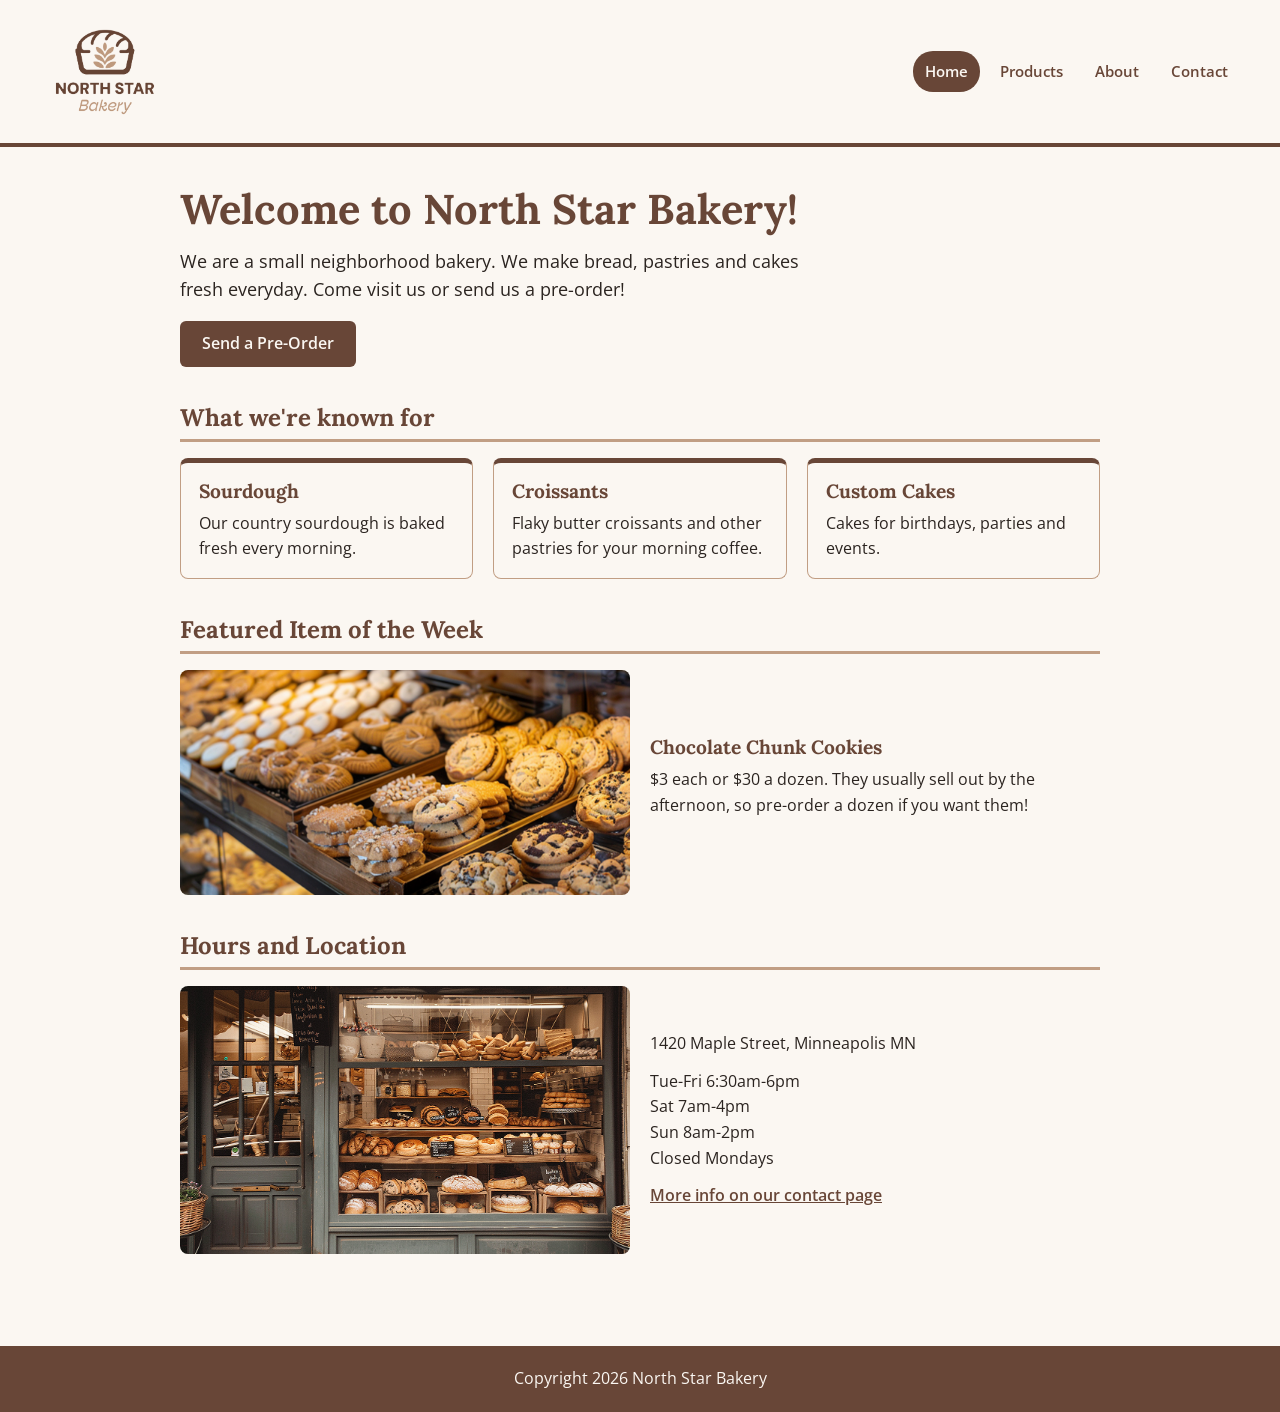
<file: index.html>
<!DOCTYPE html>
<html lang="en">
<head>
    <meta charset="UTF-8">
    <meta name="viewport" content="width=device-width, initial-scale=1.0">
    <title>North Star Bakery</title>
    <link rel="stylesheet" href="css/styles.css">
</head>
<body>
    <header>
        <img class="logo" src="images/bakery-logo_c.png" alt="North Star Bakery logo" width="150">
        <!-- nav bar -->
        <nav>
            <ul>
                <li><a class="current" href="index.html">Home</a></li>
                <li><a href="products.html">Products</a></li>
                <li><a href="about.html">About</a></li>
                <li><a href="contact.html">Contact</a></li>
            </ul>
        </nav>
    </header>

    <main>
        <section class="intro">
            <h1>Welcome to North Star Bakery!</h1>
            <p>We are a small neighborhood bakery. We make bread, pastries and cakes fresh everyday. Come visit us or send us a pre-order!</p>
            <a class="button" href="contact.html">Send a Pre-Order</a>
        </section>

        <section>
            <h2>What we're known for</h2>
            <div class="cards">
                <div class="card">
                    <h3>Sourdough</h3>
                    <p>Our country sourdough is baked fresh every morning.</p>
                </div>
                <div class="card">
                    <h3>Croissants</h3>
                    <p>Flaky butter croissants and other pastries for your morning coffee.</p>
                </div>
                <div class="card">
                    <h3>Custom Cakes</h3>
                    <p>Cakes for birthdays, parties and events.</p>
                </div>
            </div>
        </section>

        <section>
            <h2>Featured Item of the Week</h2>
            <div class="row">
                <!-- responsive image -->
                <picture>
                    <source media="(min-width:650px)" srcset="images/bakery-feature-large_c.png">
                    <img src="images/bakery-feature-small_c.png" alt="chocolate chunk cookies in the bakery case" width="300">
                </picture>
                <div>
                    <h3>Chocolate Chunk Cookies</h3>
                    <p>$3 each or $30 a dozen. They usually sell out by the afternoon, so pre-order a dozen if you want them!</p>
                </div>
            </div>
        </section>

        <section>
            <h2>Hours and Location</h2>
            <div class="row">
                <img src="images/bakery-storefront_c.png" alt="front of the bakery with bread in the window" width="300">
                <div>
                    <p>1420 Maple Street, Minneapolis MN</p>
                    <p>Tue-Fri 6:30am-6pm<br>
                    Sat 7am-4pm<br>
                    Sun 8am-2pm<br>
                    Closed Mondays</p>
                    <a href="contact.html">More info on our contact page</a>
                </div>
            </div>
        </section>
    </main>

    <footer>
        <p>Copyright 2026 North Star Bakery</p>
    </footer>
</body>
</html>
</file>
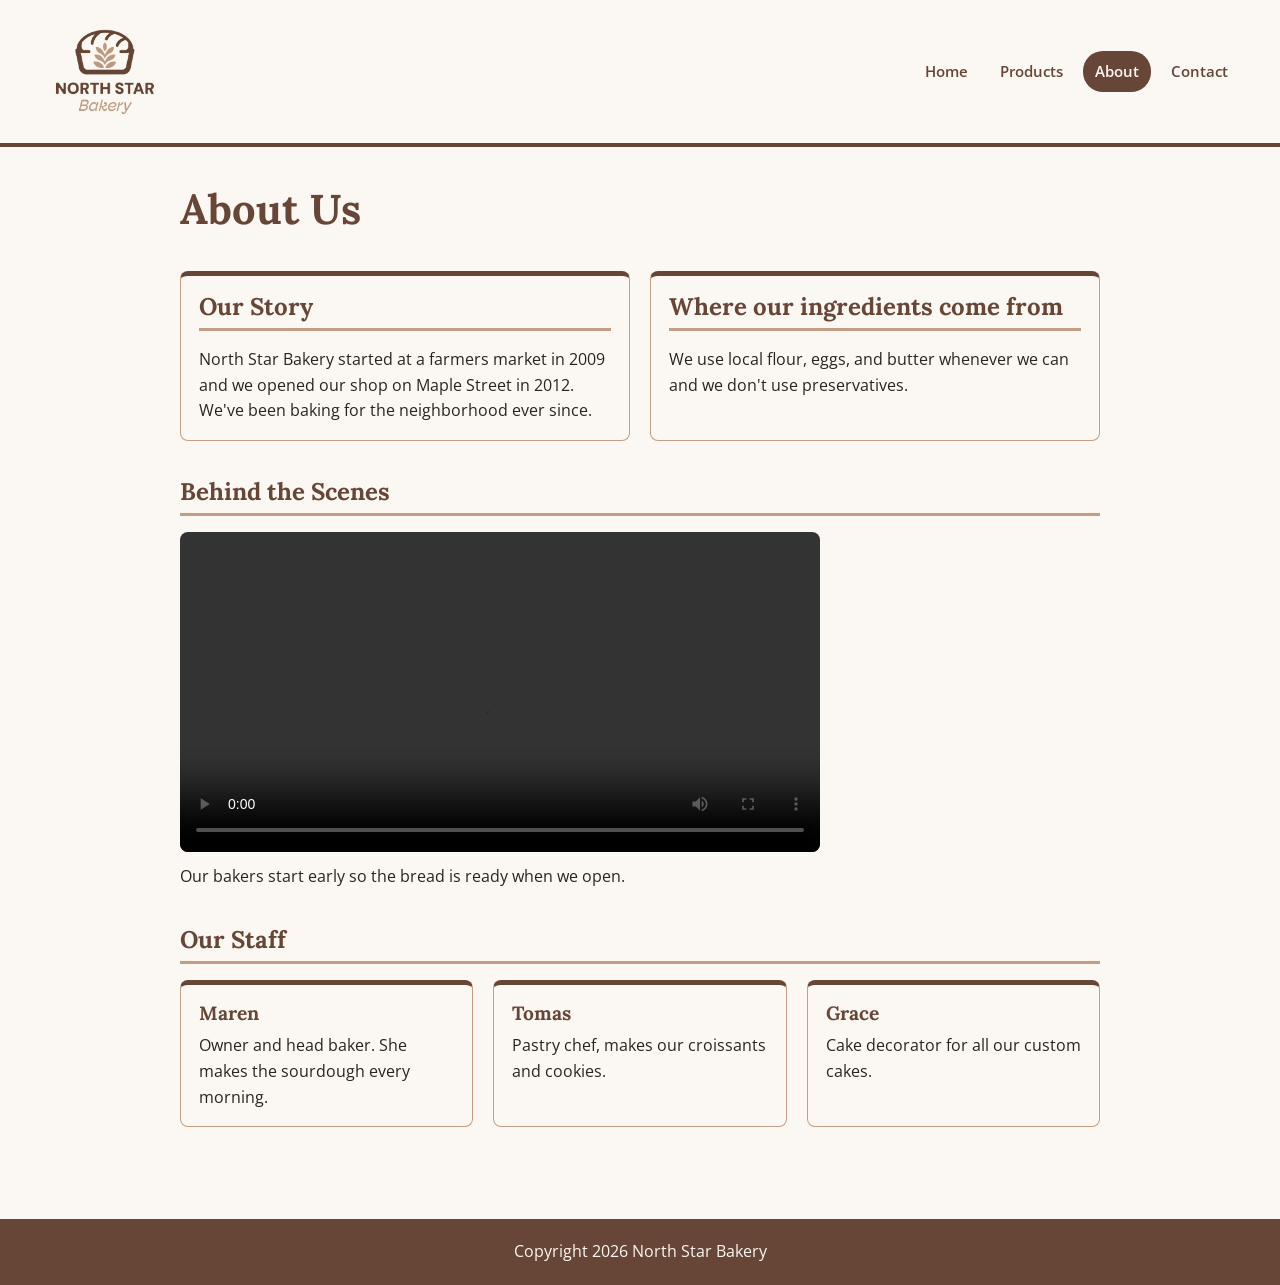
<file: about.html>
<!DOCTYPE html>
<html lang="en">
<head>
    <meta charset="UTF-8">
    <meta name="viewport" content="width=device-width, initial-scale=1.0">
    <title>About Us</title>
    <link rel="stylesheet" href="css/styles.css">
</head>
<body>
    <header>
        <img class="logo" src="images/bakery-logo_c.png" alt="North Star Bakery logo" width="150">
        <nav>
            <ul>
                <li><a href="index.html">Home</a></li>
                <li><a href="products.html">Products</a></li>
                <li><a class="current" href="about.html">About</a></li>
                <li><a href="contact.html">Contact</a></li>
            </ul>
        </nav>
    </header>
    <main>
        <section class="intro">
            <h1>About Us</h1>
        </section>

        <div class="cards">
            <section class="card">
                <h2>Our Story</h2>
                <p>North Star Bakery started at a farmers market in 2009 and we opened our shop on Maple Street in 2012. We've been baking for the neighborhood ever since.</p>
            </section>

            <section class="card">
                <h2>Where our ingredients come from</h2>
                <p>We use local flour, eggs, and butter whenever we can and we don't use preservatives.</p>
            </section>
        </div>

        <section>
            <h2>Behind the Scenes</h2>
            <!-- video -->
            <video width="350" controls>
                <source src="media/bakery-behind-scenes_c.mp4" type="video/mp4">
                Your browser does not support the video tag. The video shows our baker taking fresh loaves of bread out of the oven.
            </video>
            <p>Our bakers start early so the bread is ready when we open.</p>
        </section>

        <section>
            <h2>Our Staff</h2>
            <div class="cards">
                <div class="card">
                    <h3>Maren</h3>
                    <p>Owner and head baker. She makes the sourdough every morning.</p>
                </div>
                <div class="card">
                    <h3>Tomas</h3>
                    <p>Pastry chef, makes our croissants and cookies.</p>
                </div>
                <div class="card">
                    <h3>Grace</h3>
                    <p>Cake decorator for all our custom cakes.</p>
                </div>
            </div>
        </section>
    </main>
    <footer>
        <p>Copyright 2026 North Star Bakery</p>
    </footer>
</body>
</html>
</file>
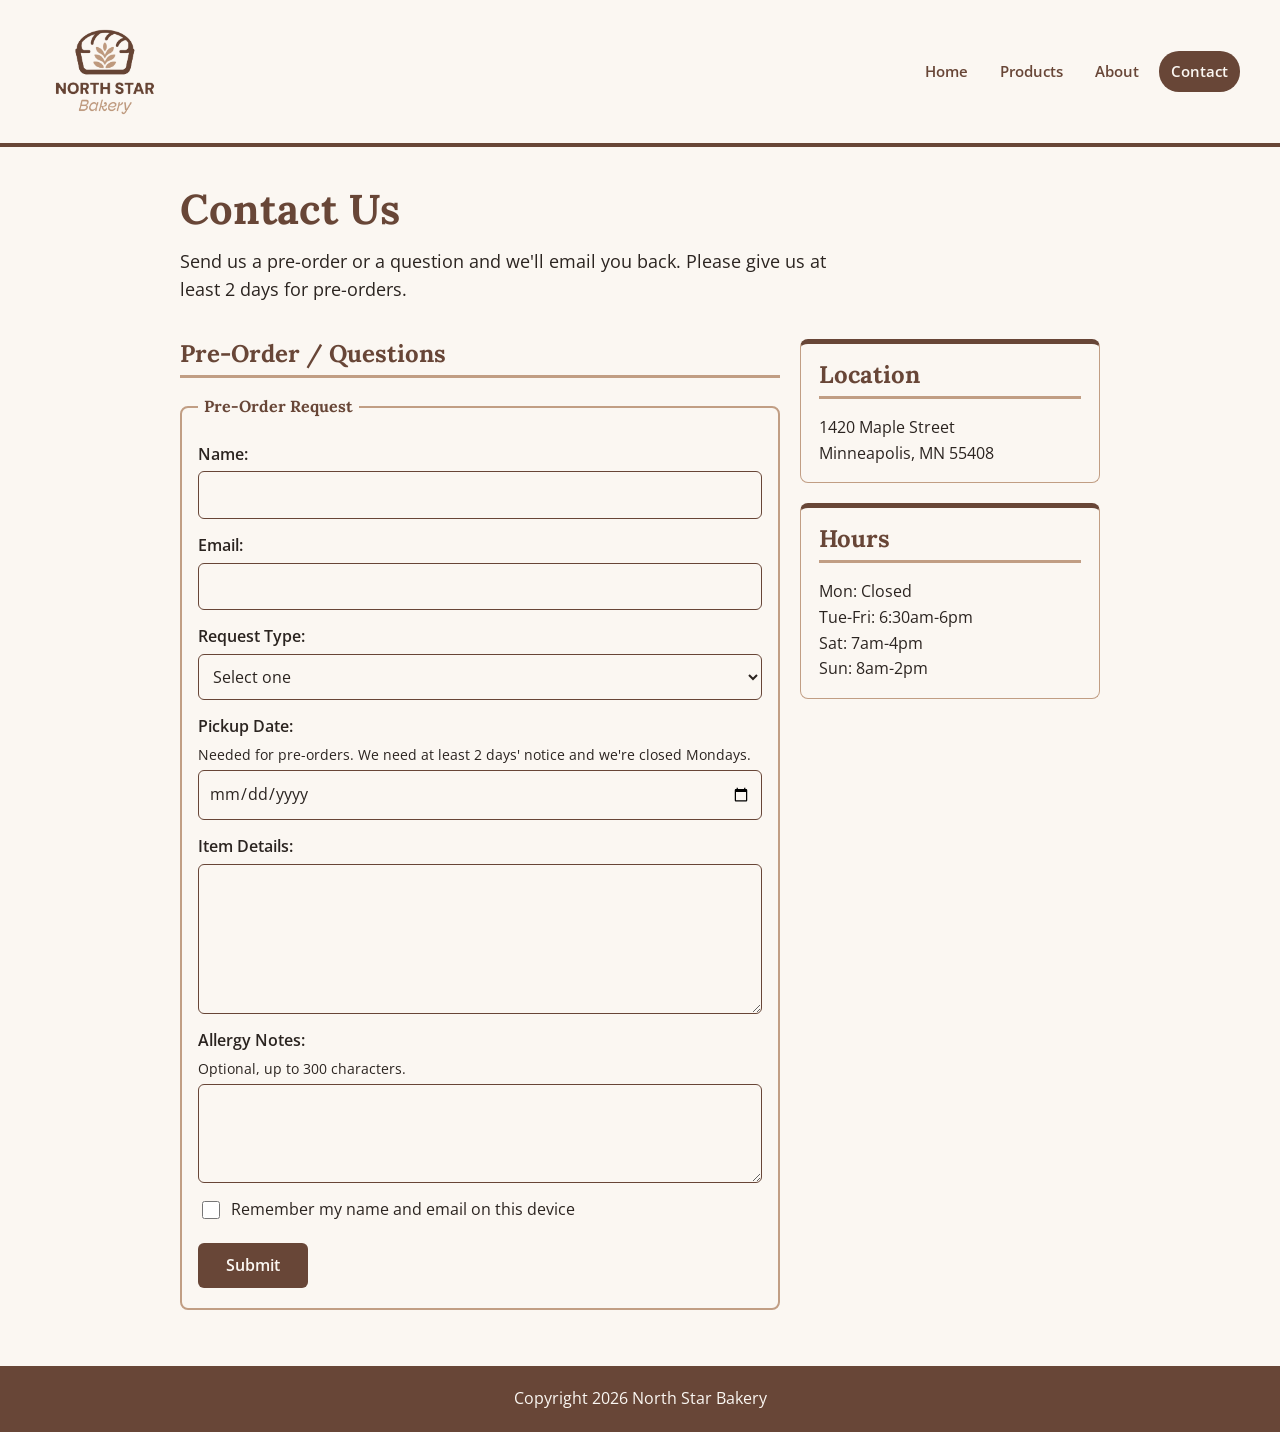
<file: contact.html>
<!DOCTYPE html>
<html lang="en">
<head>
    <meta charset="UTF-8">
    <meta name="viewport" content="width=device-width, initial-scale=1.0">
    <title>Contact</title>
    <link rel="stylesheet" href="css/styles.css">
</head>
<body>
    <header>
        <img class="logo" src="images/bakery-logo_c.png" alt="North Star Bakery logo" width="150">
        <nav>
            <ul>
                <li><a href="index.html">Home</a></li>
                <li><a href="products.html">Products</a></li>
                <li><a href="about.html">About</a></li>
                <li><a class="current" href="contact.html">Contact</a></li>
            </ul>
        </nav>
    </header>
    <main>
        <section class="intro">
            <h1>Contact Us</h1>
            <p>Send us a pre-order or a question and we'll email you back. Please give us at least 2 days for pre-orders.</p>
        </section>

        <div class="contact-layout">
            <section class="form-area">
                <h2>Pre-Order / Questions</h2>
                <!-- form (checked by js/contact.js, novalidate turns off the browser's
                     pop-up bubbles so my own messages show next to each field) -->
                <form id="preorder-form" action="#" method="post" novalidate>
                    <p id="welcome-note" class="form-note" hidden></p>
                    <fieldset>
                        <legend>Pre-Order Request</legend>
                        <label for="name">Name:</label>
                        <input type="text" id="name" name="name" autocomplete="name" required aria-describedby="name-error">
                        <p class="error" id="name-error"></p>

                        <label for="email">Email:</label>
                        <input type="email" id="email" name="email" autocomplete="email" required aria-describedby="email-error">
                        <p class="error" id="email-error"></p>

                        <label for="type">Request Type:</label>
                        <select id="type" name="type" required aria-describedby="type-error">
                            <option value="">Select one</option>
                            <option value="preorder">Pre-order</option>
                            <option value="question">General Question</option>
                        </select>
                        <p class="error" id="type-error"></p>

                        <label for="date">Pickup Date:</label>
                        <p class="hint" id="date-hint">Needed for pre-orders. We need at least 2 days' notice and we're closed Mondays.</p>
                        <input type="date" id="date" name="date" aria-describedby="date-hint date-error">
                        <p class="error" id="date-error"></p>

                        <label for="items">Item Details:</label>
                        <p id="list-note" class="form-note" hidden>We filled this in from your pre-order list on the <a href="products.html">Products page</a>. You can still change it here.</p>
                        <textarea id="items" name="items" rows="5" required aria-describedby="items-error"></textarea>
                        <p class="error" id="items-error"></p>

                        <label for="allergy">Allergy Notes:</label>
                        <p class="hint" id="allergy-hint">Optional, up to 300 characters.</p>
                        <textarea id="allergy" name="allergy" rows="3" aria-describedby="allergy-hint allergy-error"></textarea>
                        <p class="error" id="allergy-error"></p>

                        <label class="checkbox" for="remember">
                            <input type="checkbox" id="remember" name="remember">
                            Remember my name and email on this device
                        </label>

                        <input type="submit" value="Submit">
                        <p id="form-status" class="form-status" role="status" aria-live="polite"></p>
                    </fieldset>
                </form>
            </section>

            <div class="info">
                <section class="card">
                    <h2>Location</h2>
                    <p>1420 Maple Street<br>
                    Minneapolis, MN 55408</p>
                </section>

                <section class="card">
                    <h2>Hours</h2>
                    <p>Mon: Closed<br>
                    Tue-Fri: 6:30am-6pm<br>
                    Sat: 7am-4pm<br>
                    Sun: 8am-2pm</p>
                </section>
            </div>
        </div>
    </main>
    <footer>
        <p>Copyright 2026 North Star Bakery</p>
    </footer>
    <script src="js/data.js"></script>
    <script src="js/contact.js"></script>
</body>
</html>
</file>
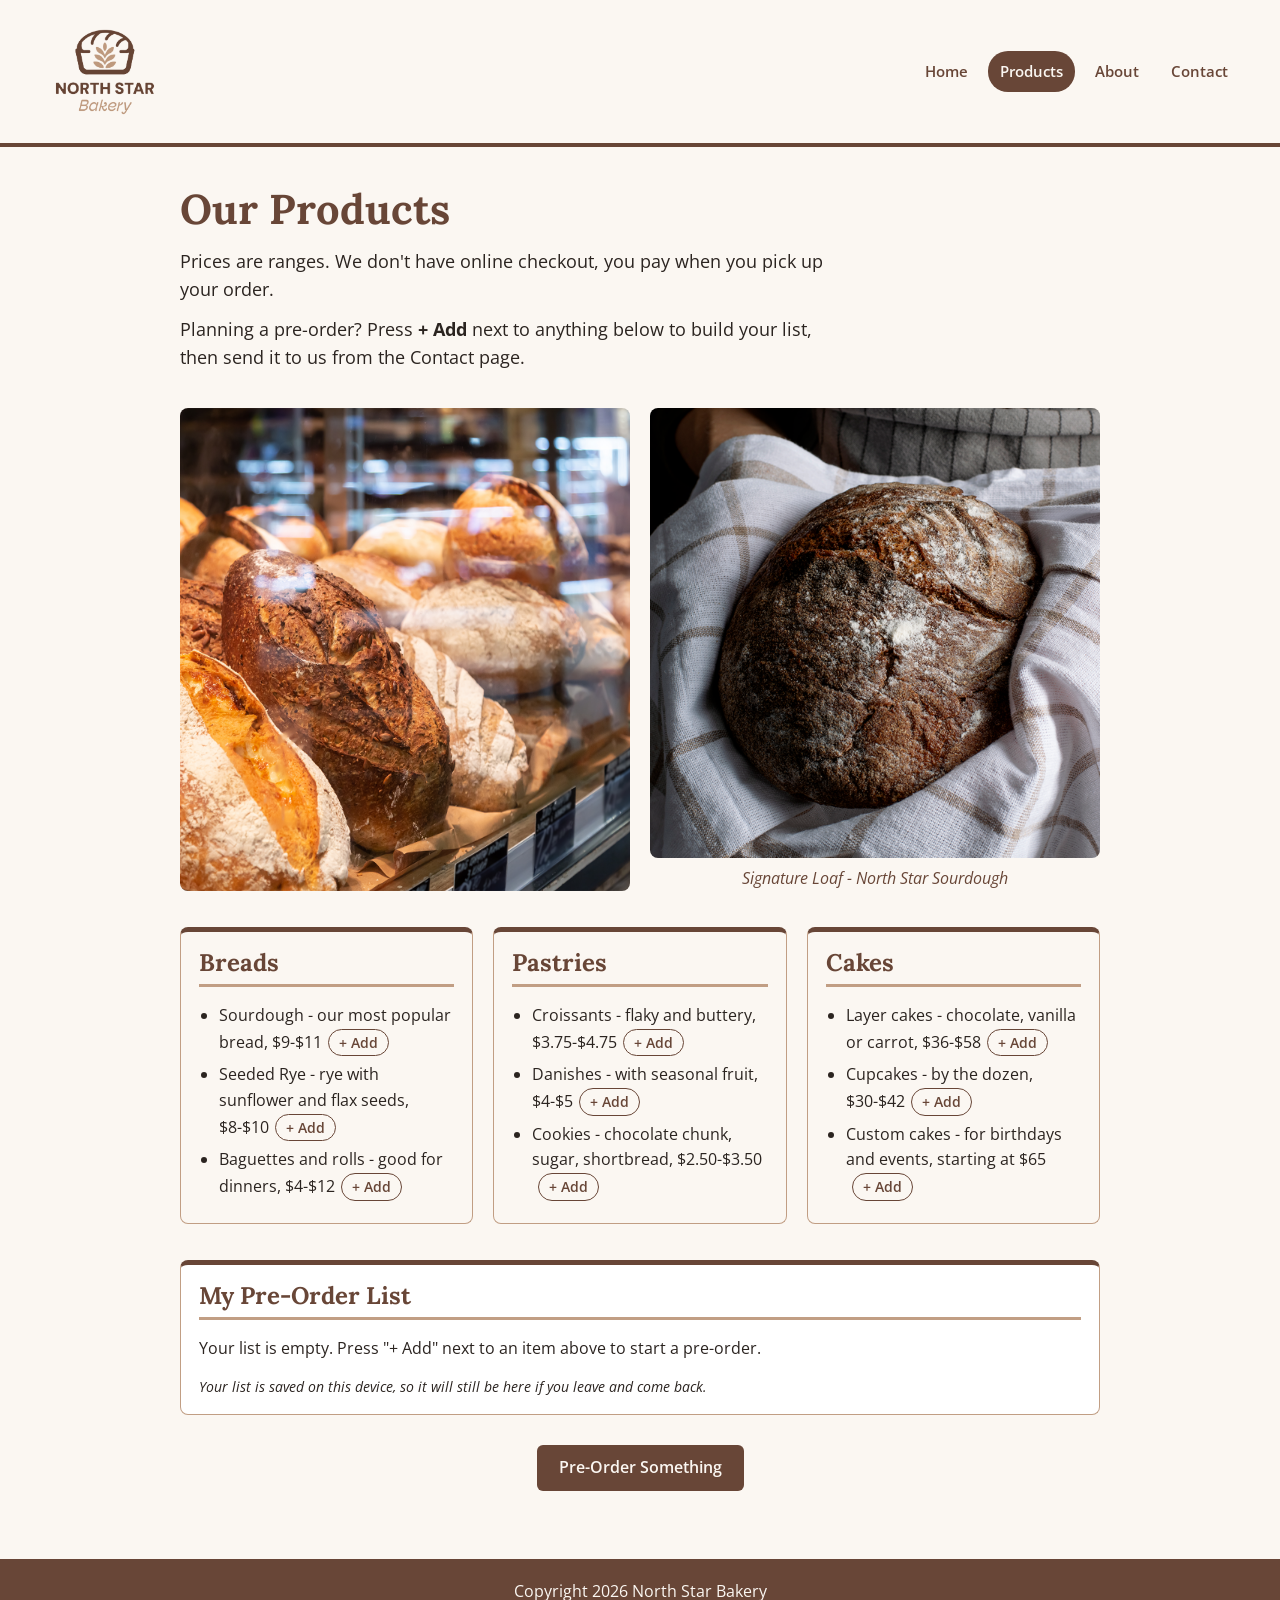
<file: products.html>
<!DOCTYPE html>
<html lang="en">
<head>
    <meta charset="UTF-8">
    <meta name="viewport" content="width=device-width, initial-scale=1.0">
    <title>Products</title>
    <link rel="stylesheet" href="css/styles.css">
</head>
<body>
    <header>
        <img class="logo" src="images/bakery-logo_c.png" alt="North Star Bakery logo" width="150">
        <nav>
            <ul>
                <li><a href="index.html">Home</a></li>
                <li><a class="current" href="products.html">Products</a></li>
                <li><a href="about.html">About</a></li>
                <li><a href="contact.html">Contact</a></li>
            </ul>
        </nav>
    </header>
    <main>
        <section class="intro">
            <h1>Our Products</h1>
            <p>Prices are ranges. We don't have online checkout, you pay when you pick up your order.</p>
            <p>Planning a pre-order? Press <strong>+ Add</strong> next to anything below to build your list, then send it to us from the Contact page.</p>
        </section>

        <div class="photos">
            <img src="images/bakery-bread_c.png" alt="loaves of bread in the display case" width="300">
            <figure>
                <img src="images/bakery-signature-loaf_c.png" alt="our signature sourdough loaf wrapped in a towel" width="300">
                <figcaption>Signature Loaf - North Star Sourdough</figcaption>
            </figure>
        </div>

        <div class="cards">
            <section class="card">
                <h2>Breads</h2>
                <ul>
                    <li data-id="sourdough">Sourdough - our most popular bread, $9-$11</li>
                    <li data-id="seeded-rye">Seeded Rye - rye with sunflower and flax seeds, $8-$10</li>
                    <li data-id="baguettes">Baguettes and rolls - good for dinners, $4-$12</li>
                </ul>
            </section>

            <section class="card">
                <h2>Pastries</h2>
                <ul>
                    <li data-id="croissants">Croissants - flaky and buttery, $3.75-$4.75</li>
                    <li data-id="danishes">Danishes - with seasonal fruit, $4-$5</li>
                    <li data-id="cookies">Cookies - chocolate chunk, sugar, shortbread, $2.50-$3.50</li>
                </ul>
            </section>

            <section class="card">
                <h2>Cakes</h2>
                <ul>
                    <li data-id="layer-cake">Layer cakes - chocolate, vanilla or carrot, $36-$58</li>
                    <li data-id="cupcakes">Cupcakes - by the dozen, $30-$42</li>
                    <li data-id="custom-cake">Custom cakes - for birthdays and events, starting at $65</li>
                </ul>
            </section>
        </div>

        <!-- pre-order list (filled in by js/products.js) -->
        <section class="card preorder-list" aria-labelledby="list-heading">
            <h2 id="list-heading">My Pre-Order List <span id="list-count" class="list-count"></span></h2>
            <p id="list-empty">Your list is empty. Press "+ Add" next to an item above to start a pre-order.</p>
            <ul id="list-items" class="list-items" aria-live="polite"></ul>
            <p id="list-total" class="list-total" aria-live="polite"></p>
            <div id="list-actions" class="list-actions" hidden>
                <a class="button" href="contact.html">Send My List</a>
                <button type="button" id="clear-list" class="text-btn">Clear list</button>
            </div>
            <p class="list-note">Your list is saved on this device, so it will still be here if you leave and come back.</p>
        </section>

        <p class="center"><a class="button" href="contact.html">Pre-Order Something</a></p>
    </main>
    <footer>
        <p>Copyright 2026 North Star Bakery</p>
    </footer>
    <script src="js/data.js"></script>
    <script src="js/products.js"></script>
</body>
</html>
</file>
<file: css/styles.css>
/* North Star Bakery - styles.css */

/* fonts: Lora for headings, Open Sans for everything else */
@import url("https://fonts.googleapis.com/css2?family=Lora:wght@600;700&family=Open+Sans:wght@400;600&display=swap");

/* colors
   brown #684637 - from the logo (headings, nav, buttons, footer)
   tan   #C19E84 - from the logo (borders and accents)
   cream #FBF7F2 - page background
   dark  #2B2420 - body text
*/
:root {
    --brown: #684637;
    --tan: #C19E84;
    --cream: #FBF7F2;
    --dark: #2B2420;
}

* {
    box-sizing: border-box;
}

/* makes sure things hidden with JavaScript stay hidden even if they have display: flex */
[hidden] {
    display: none !important;
}

/* ---------- base styles (phones first) ---------- */

body {
    margin: 0;
    background-color: var(--cream);
    color: var(--dark);
    font-family: "Open Sans", Arial, sans-serif;
    font-size: 1rem;
    line-height: 1.6;
}

h1,
h2,
h3 {
    font-family: "Lora", Georgia, serif;
    color: var(--brown);
    line-height: 1.25;
}

h1 {
    font-size: 2rem;
    margin: 0 0 12px;
}

h2 {
    font-size: 1.5rem;
    margin: 0 0 16px;
    padding-bottom: 6px;
    border-bottom: 3px solid var(--tan);
}

h3 {
    font-size: 1.2rem;
    margin: 0 0 8px;
}

p {
    margin: 0 0 12px;
}

a {
    color: var(--brown);
    font-weight: 600;
}

a:hover {
    color: var(--dark);
}

a:focus-visible {
    outline: 3px solid var(--tan);
    outline-offset: 2px;
}

img {
    display: block;
    max-width: 100%;
    height: auto;
    border-radius: 8px;
}

picture {
    display: block;
}

ul {
    margin: 0;
    padding-left: 20px;
}

li {
    margin-bottom: 6px;
}

/* ---------- header and nav ---------- */

header {
    display: flex;
    flex-direction: column;
    align-items: center;
    gap: 10px;
    padding: 16px 20px;
    border-bottom: 4px solid var(--brown);
}

.logo {
    width: 110px;
    border-radius: 0;
    mix-blend-mode: multiply; /* gets rid of the white box behind the logo */
}

nav ul {
    display: flex;
    flex-wrap: wrap;
    justify-content: center;
    gap: 8px;
    list-style: none;
    margin: 0;
    padding: 0;
}

nav li {
    margin: 0;
}

nav a {
    display: block;
    padding: 8px 12px;
    font-size: 0.95rem;
    border-radius: 20px;
    color: var(--brown);
    text-decoration: none;
}

nav a:hover,
nav a.current {
    background-color: var(--brown);
    color: var(--cream);
}

/* ---------- main content ---------- */

main {
    max-width: 1000px;
    margin: 0 auto;
    padding: 24px 20px 40px;
}

section {
    margin-bottom: 36px;
}

.intro p {
    font-size: 1.1rem;
    max-width: 650px;
}

.button {
    display: inline-block;
    margin-top: 6px;
    padding: 10px 22px;
    border-radius: 6px;
    background-color: var(--brown);
    color: var(--cream);
    text-decoration: none;
}

.button:hover {
    background-color: var(--tan);
    color: var(--dark);
}

.center {
    text-align: center;
}

/* flexbox rows - stacked on phones, side by side on bigger screens */
.row,
.cards,
.photos,
.contact-layout,
.info {
    display: flex;
    flex-direction: column;
    gap: 20px;
}

.row picture img,
.row > img,
.photos img {
    width: 100%;
}

.card {
    margin: 0;
    padding: 16px 18px;
    border: 1px solid var(--tan);
    border-top: 5px solid var(--brown);
    border-radius: 8px;
}

.card p:last-child {
    margin-bottom: 0;
}

.form-area {
    margin: 0;
}

.photos,
main > .cards {
    margin-bottom: 36px;
}

figure {
    margin: 0;
}

figcaption {
    margin-top: 8px;
    text-align: center;
    font-style: italic;
    color: var(--brown);
}

video {
    display: block;
    width: 100%;
    max-width: 640px;
    height: auto;
    margin-bottom: 12px;
    border-radius: 8px;
}

/* ---------- form ---------- */

fieldset {
    margin: 0;
    padding: 8px 16px 20px;
    border: 2px solid var(--tan);
    border-radius: 8px;
}

legend {
    padding: 0 6px;
    font-family: "Lora", Georgia, serif;
    font-weight: 700;
    color: var(--brown);
}

label {
    display: block;
    margin: 14px 0 4px;
    font-weight: 600;
}

input,
select,
textarea {
    display: block;
    width: 100%;
    padding: 10px;
    border: 1px solid var(--brown);
    border-radius: 6px;
    background-color: var(--cream);
    color: var(--dark);
    font: inherit;
}

input:focus,
select:focus,
textarea:focus {
    outline: 3px solid var(--tan);
    outline-offset: 1px;
}

input[type="submit"] {
    margin-top: 20px;
    border: none;
    background-color: var(--brown);
    color: var(--cream);
    font-weight: 600;
    cursor: pointer;
}

input[type="submit"]:hover {
    background-color: var(--tan);
    color: var(--dark);
}

/* ---------- touchstone 4: pre-order list (products page) ---------- */

/* the "+ Add" buttons that js/products.js puts on each menu item */
.add-btn {
    margin-left: 6px;
    padding: 2px 10px;
    border: 1px solid var(--brown);
    border-radius: 20px;
    background-color: var(--cream);
    color: var(--brown);
    font: inherit;
    font-size: 0.85rem;
    font-weight: 600;
    cursor: pointer;
}

.add-btn:hover {
    background-color: var(--brown);
    color: var(--cream);
}

/* menu items that are already on the list get a tan highlight */
.cards li.on-list {
    padding: 2px 6px;
    margin-left: -6px;
    border-radius: 6px;
    background-color: #F3E6DA;
}

.on-list-tag {
    display: inline-block;
    white-space: nowrap; /* keeps "2 on your list" together */
    margin-left: 6px;
    font-size: 0.85rem;
    font-weight: 600;
    color: var(--brown);
}

.preorder-list {
    margin-bottom: 24px;
    background-color: #FFFFFF;
}

.list-count {
    font-family: "Open Sans", Arial, sans-serif;
    font-size: 1rem;
    font-weight: 400;
    color: var(--dark);
}

.list-items {
    list-style: none;
    padding: 0;
}

.list-row {
    display: flex;
    flex-wrap: wrap;
    align-items: center;
    gap: 8px 14px;
    padding: 10px 0;
    margin: 0;
    border-bottom: 1px solid var(--tan);
}

.list-info {
    flex: 1 1 180px;
}

.list-info strong,
.list-info span {
    display: block;
}

.list-info span {
    font-size: 0.9rem;
}

.qty {
    display: flex;
    align-items: center;
    gap: 6px;
}

.qty-number {
    min-width: 24px;
    text-align: center;
    font-weight: 600;
}

.qty-btn {
    width: 32px;
    height: 32px;
    padding: 0;
    border: 1px solid var(--brown);
    border-radius: 6px;
    background-color: var(--cream);
    color: var(--brown);
    font: inherit;
    font-weight: 600;
    cursor: pointer;
}

.qty-btn:hover {
    background-color: var(--brown);
    color: var(--cream);
}

.qty-btn:disabled {
    opacity: 0.4;
    cursor: not-allowed;
}

.line-total {
    min-width: 90px;
    text-align: right;
    font-weight: 600;
}

.remove-btn,
.text-btn {
    padding: 4px 6px;
    border: none;
    background: none;
    color: var(--brown);
    font: inherit;
    font-size: 0.9rem;
    text-decoration: underline;
    cursor: pointer;
}

.remove-btn:hover,
.text-btn:hover {
    color: var(--dark);
}

.add-btn:focus-visible,
.qty-btn:focus-visible,
.remove-btn:focus-visible,
.text-btn:focus-visible {
    outline: 3px solid var(--tan);
    outline-offset: 2px;
}

.list-total {
    margin-top: 14px;
    font-size: 1.1rem;
    font-weight: 600;
    color: var(--brown);
}

.list-actions {
    display: flex;
    flex-wrap: wrap;
    align-items: center;
    gap: 12px;
    margin-bottom: 12px;
}

.list-actions .button {
    margin-top: 0;
}

.list-note {
    font-size: 0.9rem;
    font-style: italic;
}

/* ---------- touchstone 4: form validation messages (contact page) ---------- */

.error {
    margin: 4px 0 0;
    color: #A12C2C;
    font-size: 0.9rem;
    font-weight: 600;
}

.error:empty {
    display: none;
}

input.invalid,
select.invalid,
textarea.invalid {
    border: 2px solid #A12C2C;
    background-color: #FDF1F0;
}

.hint {
    margin: 0 0 4px;
    font-size: 0.9rem;
}

.form-note {
    margin: 0 0 6px;
    padding: 8px 12px;
    border-left: 4px solid var(--tan);
    background-color: #F3E6DA;
    font-size: 0.95rem;
}

label.checkbox {
    display: flex;
    align-items: center;
    gap: 8px;
    font-weight: 400;
}

label.checkbox input {
    width: 18px;
    height: 18px;
    padding: 0;
    accent-color: var(--brown);
}

.form-status {
    margin: 12px 0 0;
    font-weight: 600;
}

.form-status:empty {
    display: none;
}

.form-status.problem {
    color: #A12C2C;
}

.form-status.success {
    padding: 10px 12px;
    border-left: 4px solid #2F6B3A;
    background-color: #EEF5EE;
    color: #2F6B3A;
}

/* ---------- footer ---------- */

footer {
    padding: 20px;
    background-color: var(--brown);
    color: var(--cream);
    text-align: center;
}

footer p {
    margin: 0;
}

/* ---------- bigger screens (tablets and desktops) ---------- */

@media (min-width: 768px) {
    header {
        flex-direction: row;
        justify-content: space-between;
        padding: 16px 40px;
    }

    .logo {
        width: 130px;
    }

    h1 {
        font-size: 2.6rem;
    }

    main {
        padding: 36px 40px 56px;
    }

    .row,
    .cards,
    .photos,
    .contact-layout {
        flex-direction: row;
    }

    .row {
        align-items: center;
    }

    .row > *,
    .cards > *,
    .photos > * {
        flex: 1;
        min-width: 0; /* lets the images shrink so the row doesn't overflow */
    }

    .form-area {
        flex: 2;
    }

    .info {
        flex: 1;
    }

    input[type="submit"] {
        width: auto;
        padding: 10px 28px;
    }
}
</file>
